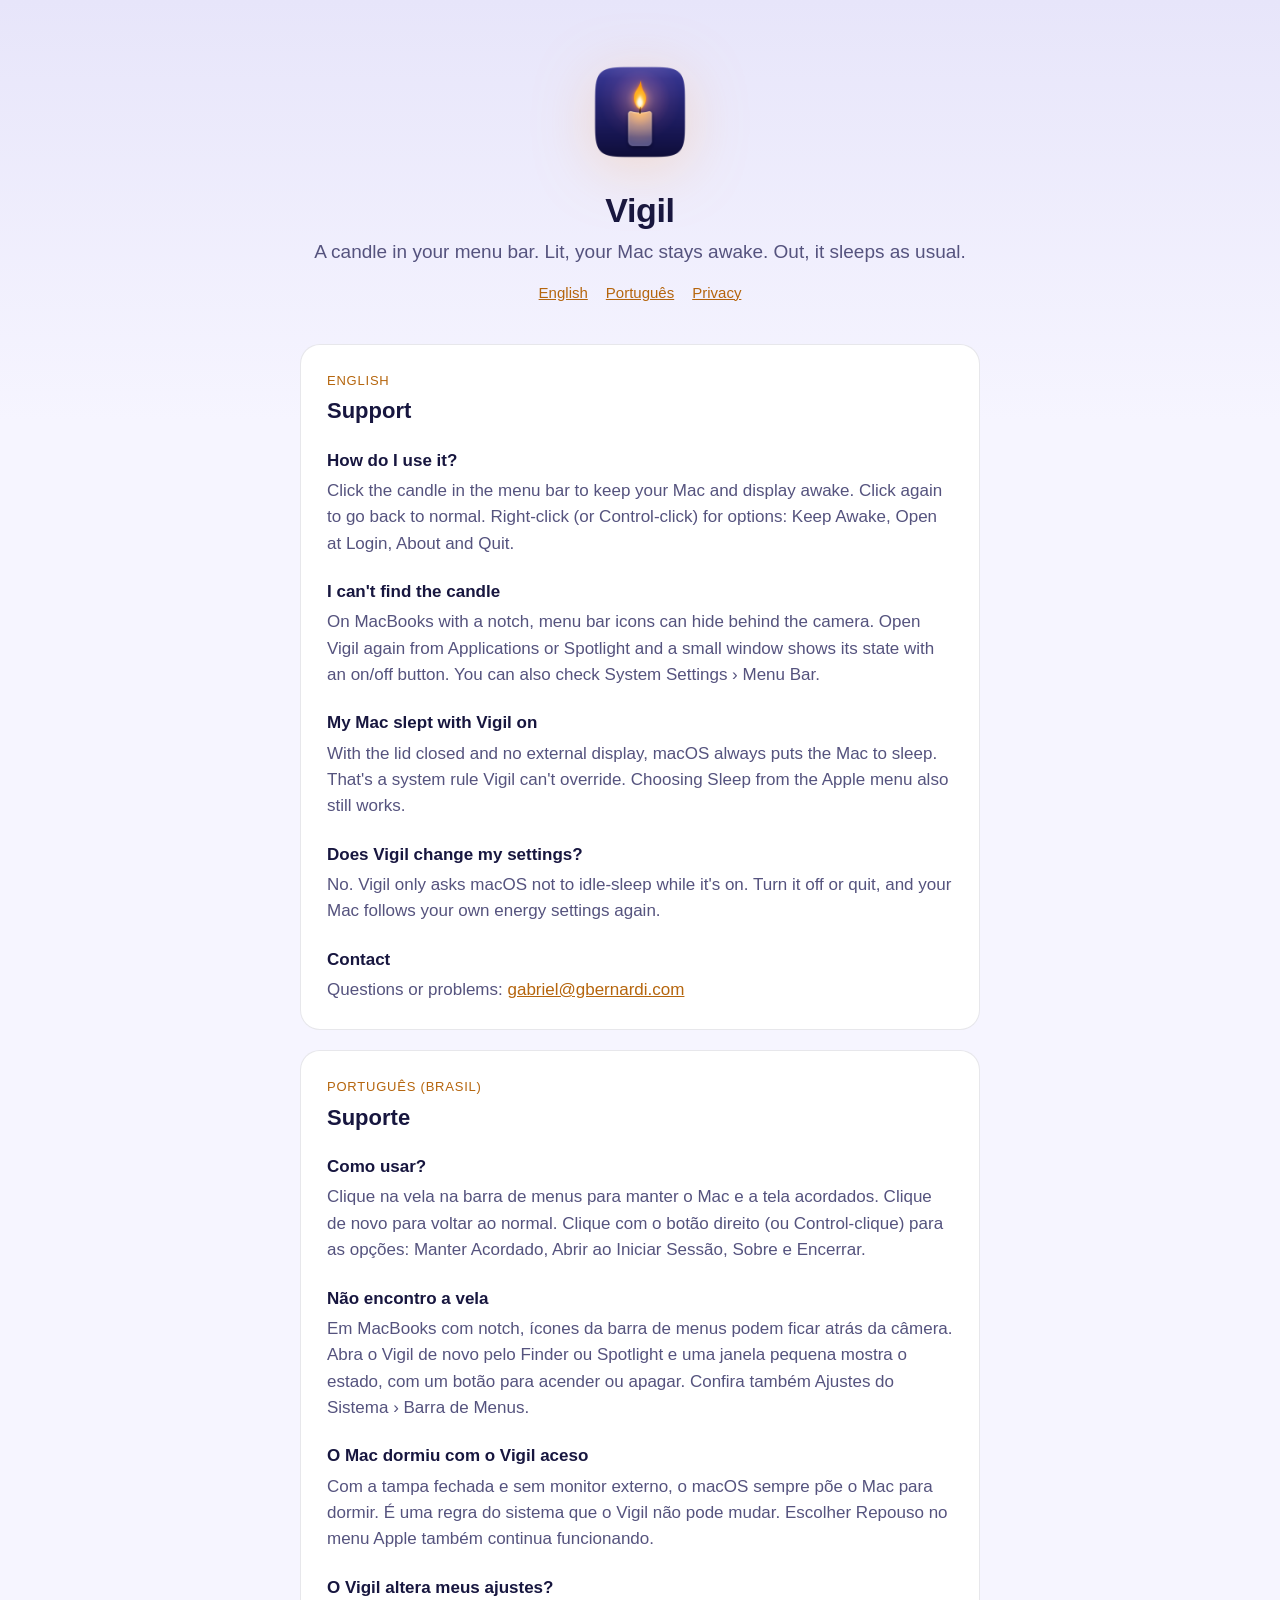
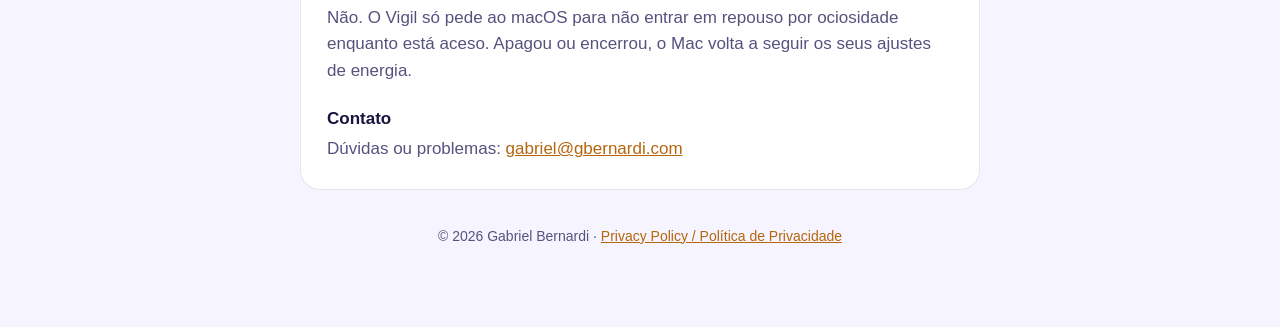
<file: index.html>
<!doctype html>
<html lang="en">
<head>
<meta charset="utf-8"><meta name="viewport" content="width=device-width,initial-scale=1">
<title>Vigil – Support</title>
<meta name="description" content="Vigil keeps your Mac and display awake with one click in the menu bar.">
<link rel="icon" href="icon.png"><link rel="stylesheet" href="style.css">
</head>
<body><main>
<header>
  <img src="icon.png" alt="Vigil app icon">
  <h1>Vigil</h1>
  <p>A candle in your menu bar. Lit, your Mac stays awake. Out, it sleeps as usual.</p>
  <nav><a href="#en">English</a><a href="#pt">Português</a><a href="privacy.html">Privacy</a></nav>
</header>

<section id="en">
  <p class="lang">English</p>
  <h2>Support</h2>
  <h3>How do I use it?</h3>
  <p>Click the candle in the menu bar to keep your Mac and display awake. Click again to go back to normal. Right-click (or Control-click) for options: Keep Awake, Open at Login, About and Quit.</p>
  <h3>I can't find the candle</h3>
  <p>On MacBooks with a notch, menu bar icons can hide behind the camera. Open Vigil again from Applications or Spotlight and a small window shows its state with an on/off button. You can also check System Settings › Menu Bar.</p>
  <h3>My Mac slept with Vigil on</h3>
  <p>With the lid closed and no external display, macOS always puts the Mac to sleep. That's a system rule Vigil can't override. Choosing Sleep from the Apple menu also still works.</p>
  <h3>Does Vigil change my settings?</h3>
  <p>No. Vigil only asks macOS not to idle-sleep while it's on. Turn it off or quit, and your Mac follows your own energy settings again.</p>
  <h3>Contact</h3>
  <p>Questions or problems: <a href="mailto:gabriel@gbernardi.com">gabriel@gbernardi.com</a></p>
</section>

<section id="pt">
  <p class="lang">Português (Brasil)</p>
  <h2>Suporte</h2>
  <h3>Como usar?</h3>
  <p>Clique na vela na barra de menus para manter o Mac e a tela acordados. Clique de novo para voltar ao normal. Clique com o botão direito (ou Control-clique) para as opções: Manter Acordado, Abrir ao Iniciar Sessão, Sobre e Encerrar.</p>
  <h3>Não encontro a vela</h3>
  <p>Em MacBooks com notch, ícones da barra de menus podem ficar atrás da câmera. Abra o Vigil de novo pelo Finder ou Spotlight e uma janela pequena mostra o estado, com um botão para acender ou apagar. Confira também Ajustes do Sistema › Barra de Menus.</p>
  <h3>O Mac dormiu com o Vigil aceso</h3>
  <p>Com a tampa fechada e sem monitor externo, o macOS sempre põe o Mac para dormir. É uma regra do sistema que o Vigil não pode mudar. Escolher Repouso no menu Apple também continua funcionando.</p>
  <h3>O Vigil altera meus ajustes?</h3>
  <p>Não. O Vigil só pede ao macOS para não entrar em repouso por ociosidade enquanto está aceso. Apagou ou encerrou, o Mac volta a seguir os seus ajustes de energia.</p>
  <h3>Contato</h3>
  <p>Dúvidas ou problemas: <a href="mailto:gabriel@gbernardi.com">gabriel@gbernardi.com</a></p>
</section>

<footer>© 2026 Gabriel Bernardi · <a href="privacy.html">Privacy Policy / Política de Privacidade</a></footer>
</main></body></html>
</file>
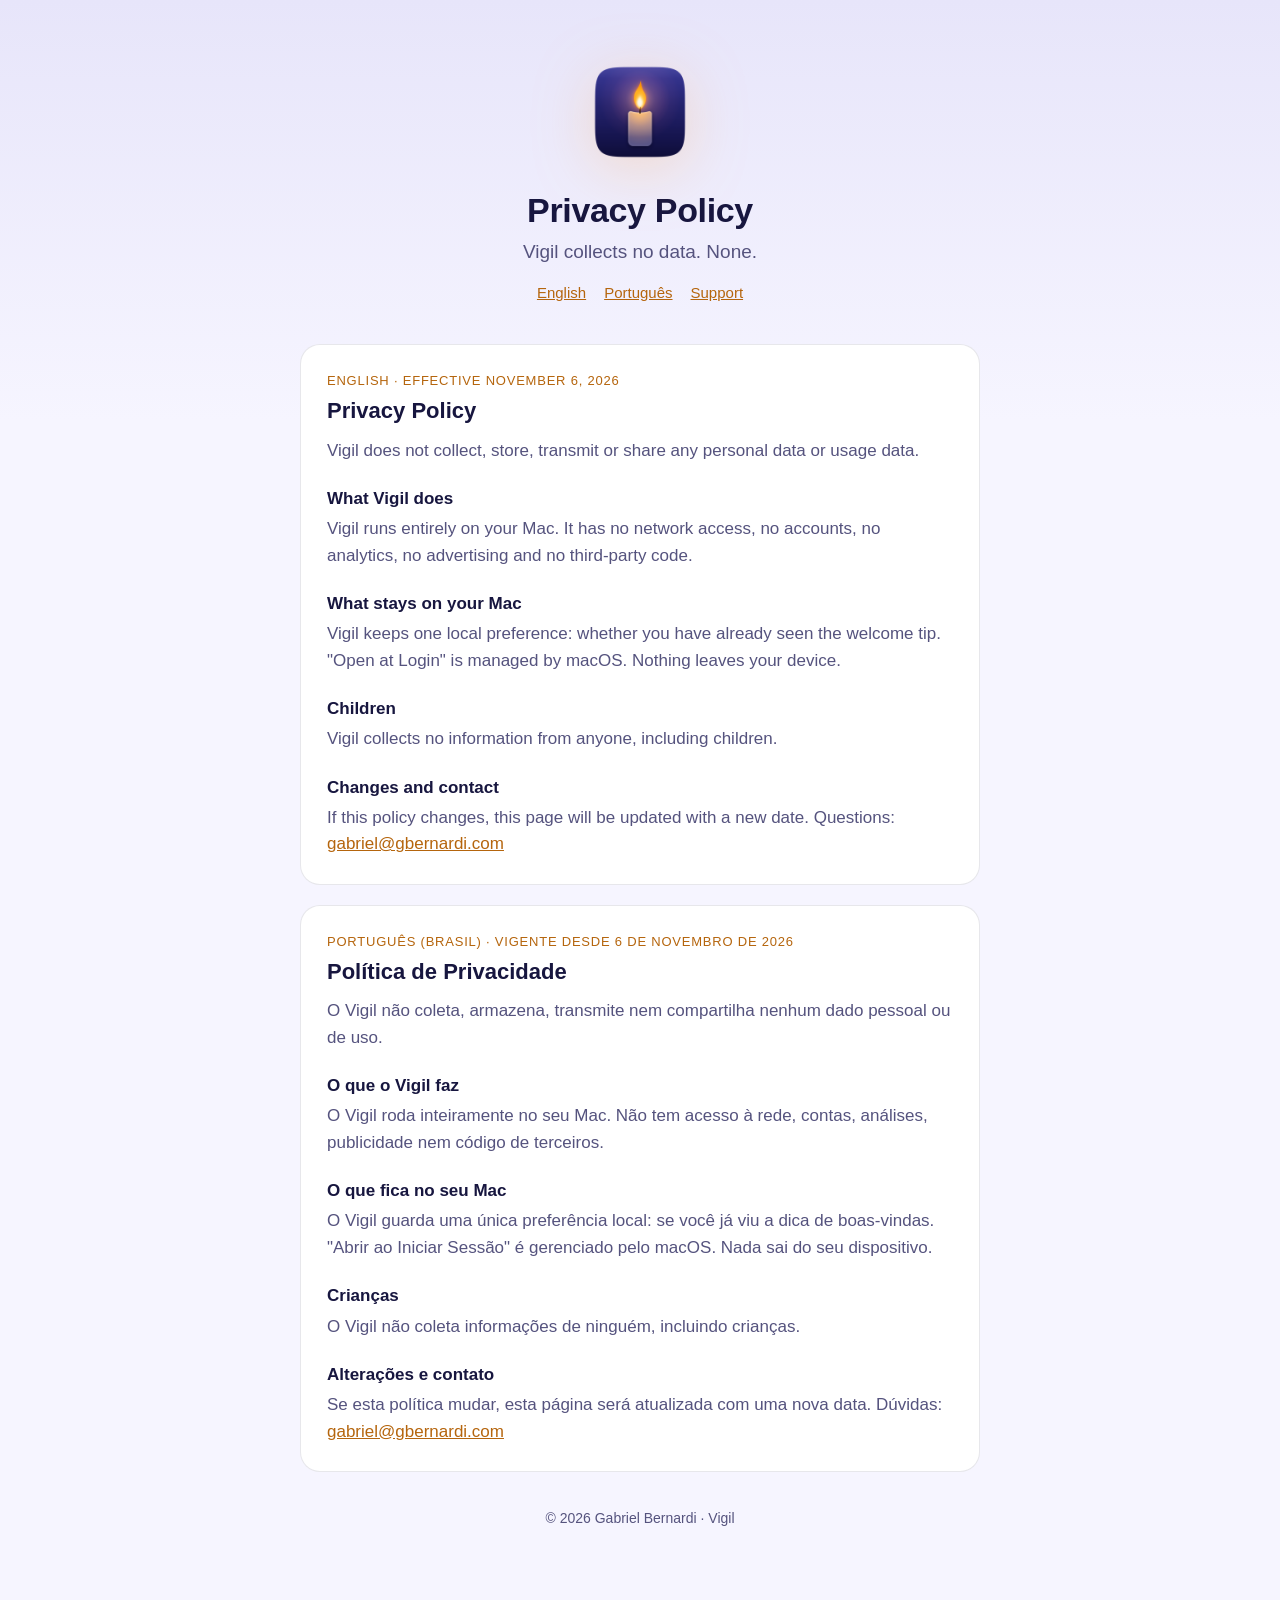
<file: privacy.html>
<!doctype html>
<html lang="en">
<head>
<meta charset="utf-8"><meta name="viewport" content="width=device-width,initial-scale=1">
<title>Vigil – Privacy Policy</title>
<link rel="icon" href="icon.png"><link rel="stylesheet" href="style.css">
</head>
<body><main>
<header>
  <img src="icon.png" alt="Vigil app icon">
  <h1>Privacy Policy</h1>
  <p>Vigil collects no data. None.</p>
  <nav><a href="#en">English</a><a href="#pt">Português</a><a href="index.html">Support</a></nav>
</header>

<section id="en">
  <p class="lang">English · Effective November 6, 2026</p>
  <h2>Privacy Policy</h2>
  <p>Vigil does not collect, store, transmit or share any personal data or usage data.</p>
  <h3>What Vigil does</h3>
  <p>Vigil runs entirely on your Mac. It has no network access, no accounts, no analytics, no advertising and no third-party code.</p>
  <h3>What stays on your Mac</h3>
  <p>Vigil keeps one local preference: whether you have already seen the welcome tip. "Open at Login" is managed by macOS. Nothing leaves your device.</p>
  <h3>Children</h3>
  <p>Vigil collects no information from anyone, including children.</p>
  <h3>Changes and contact</h3>
  <p>If this policy changes, this page will be updated with a new date. Questions: <a href="mailto:gabriel@gbernardi.com">gabriel@gbernardi.com</a></p>
</section>

<section id="pt">
  <p class="lang">Português (Brasil) · Vigente desde 6 de novembro de 2026</p>
  <h2>Política de Privacidade</h2>
  <p>O Vigil não coleta, armazena, transmite nem compartilha nenhum dado pessoal ou de uso.</p>
  <h3>O que o Vigil faz</h3>
  <p>O Vigil roda inteiramente no seu Mac. Não tem acesso à rede, contas, análises, publicidade nem código de terceiros.</p>
  <h3>O que fica no seu Mac</h3>
  <p>O Vigil guarda uma única preferência local: se você já viu a dica de boas-vindas. "Abrir ao Iniciar Sessão" é gerenciado pelo macOS. Nada sai do seu dispositivo.</p>
  <h3>Crianças</h3>
  <p>O Vigil não coleta informações de ninguém, incluindo crianças.</p>
  <h3>Alterações e contato</h3>
  <p>Se esta política mudar, esta página será atualizada com uma nova data. Dúvidas: <a href="mailto:gabriel@gbernardi.com">gabriel@gbernardi.com</a></p>
</section>

<footer>© 2026 Gabriel Bernardi · Vigil</footer>
</main></body></html>
</file>
<file: style.css>
:root{--bg:#0F0E36;--bg2:#24236A;--ink:#F5F4FF;--muted:#B9B6E3;--amber:#FFC46A;--card:rgba(255,255,255,.06);--line:rgba(255,255,255,.12)}
@media (prefers-color-scheme: light){:root{--bg:#F6F5FF;--bg2:#E7E5FA;--ink:#17163F;--muted:#55537E;--amber:#B5650D;--card:#fff;--line:rgba(23,22,63,.1)}}
*{box-sizing:border-box}
body{margin:0;font:17px/1.55 -apple-system,BlinkMacSystemFont,"SF Pro Text","Helvetica Neue",sans-serif;color:var(--ink);background:linear-gradient(180deg,var(--bg2),var(--bg) 420px) no-repeat,var(--bg);-webkit-font-smoothing:antialiased}
main{max-width:720px;margin:0 auto;padding:56px 20px 80px}
header{text-align:center;margin-bottom:40px}
header img{width:112px;height:112px;filter:drop-shadow(0 10px 30px rgba(255,160,60,.25))}
h1{font:600 34px/1.2 -apple-system,"SF Pro Display",sans-serif;margin:14px 0 6px;letter-spacing:-.01em}
h2{font:600 22px/1.3 -apple-system,"SF Pro Display",sans-serif;margin:0 0 12px}
h3{font-size:17px;margin:22px 0 4px}
p{margin:0 0 12px;color:var(--muted)}
header p{font-size:19px}
section{background:var(--card);border:1px solid var(--line);border-radius:20px;padding:26px 26px 14px;margin:0 0 20px}
a{color:var(--amber)}
nav{display:flex;gap:18px;justify-content:center;font-size:15px;margin-top:14px}
code{font:14px ui-monospace,SFMono-Regular,Menlo,monospace;background:var(--line);padding:2px 6px;border-radius:6px}
footer{text-align:center;font-size:14px;color:var(--muted);margin-top:36px}
.lang{font-size:13px;letter-spacing:.06em;text-transform:uppercase;color:var(--amber);margin:0 0 6px}
</file>
